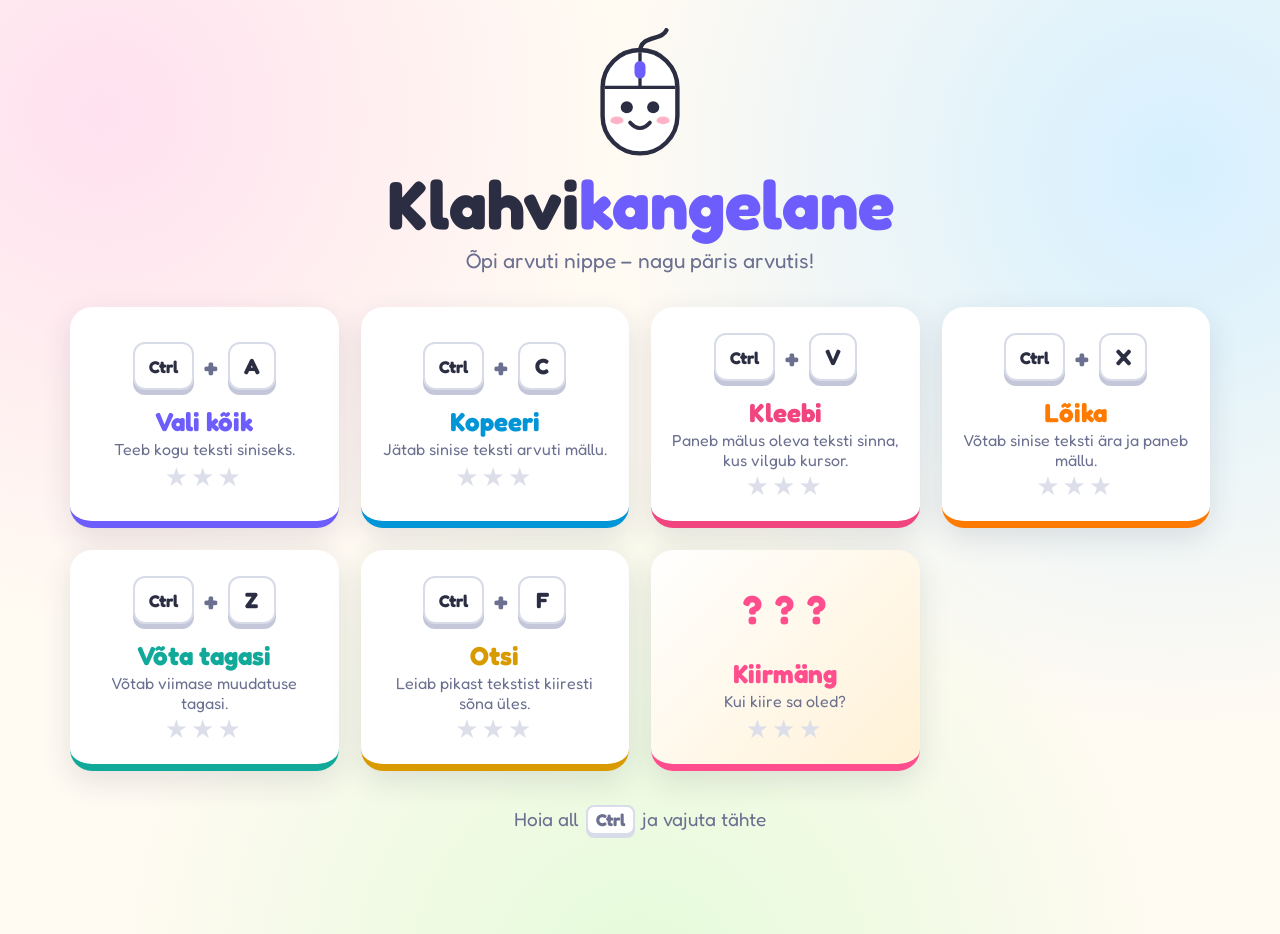
<file: proov/ctrl_game/html-versioon/index.html>
<!DOCTYPE html>
<html lang="et">
<head>
  <meta charset="UTF-8">
  <meta name="viewport" content="width=device-width, initial-scale=1.0">
  <title>Klaviatuur ⌨️</title>
  <link rel="stylesheet" href="style.css">
</head>
<body>
  <div id="app" class="app"></div>
  <div class="echo" id="echo"></div>
  <script src="app.js"></script>
</body>
</html>
</file>
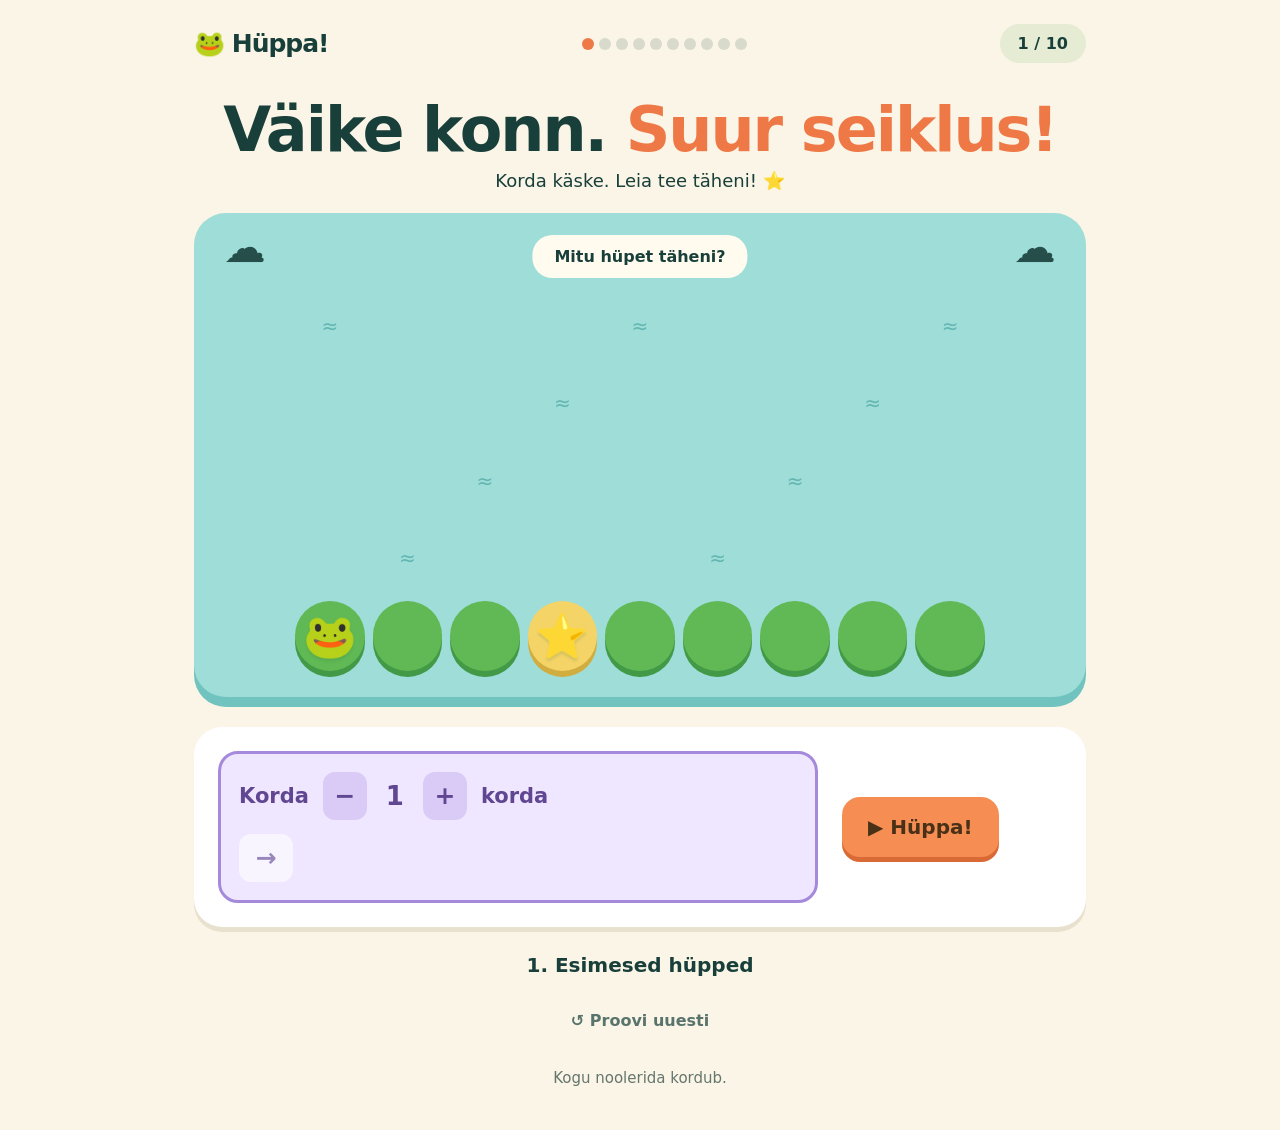
<file: loopimine/kordused.html>
<!doctype html><html lang="et"><head><meta charset="utf-8"><meta name="viewport" content="width=device-width,initial-scale=1"><title>Hüppa! · Korduse mäng</title><style>
*{box-sizing:border-box}body{margin:0;background:#faf5e6;color:#193f3b;font-family:'Trebuchet MS',system-ui,sans-serif}button,input{font:inherit}button{cursor:pointer;border:0;min-height:48px;font-weight:800}button:focus-visible,input:focus-visible{outline:4px solid #ed8c34;outline-offset:4px}button:disabled{opacity:.6;cursor:default}main{max-width:940px;margin:auto;padding:24px}header{display:flex;align-items:center;justify-content:space-between}.logo{font-size:25px;font-weight:900;letter-spacing:-1px}.badge{background:#e6ecd3;border-radius:30px;padding:10px 18px;font-weight:800}h1{text-align:center;font-size:clamp(36px,7vw,62px);margin:30px 0 4px;letter-spacing:-2px}h1 span{color:#ee7946}.sub{text-align:center;font-size:18px;margin:0 0 22px}.pond{position:relative;background:#9eddd8;border-radius:32px;padding:90px 30px 40px;overflow:hidden;box-shadow:0 10px 0 #70c3be}.cloud{position:absolute;top:10px;font-size:42px;opacity:.9}.cloud.a{left:30px}.cloud.b{right:30px}.bubble{position:absolute;top:22px;left:50%;transform:translateX(-50%);background:#fffcef;padding:12px 22px;border-radius:20px;white-space:nowrap;font-weight:bold}.path{display:grid;grid-template-columns:repeat(9,minmax(0,1fr));gap:8px;position:relative}.lily{position:relative;aspect-ratio:1;border-radius:50%;background:#60b954;box-shadow:0 6px 0 #429946;display:grid;place-items:center}.lily:after{content:'';position:absolute;right:-1px;top:0;border-top:14px solid #9eddd8;border-left:14px solid transparent}.lily.past{background:#88c976}.lily.target{background:#f4d367;box-shadow:0 6px 0 #d1ad3f}.actor{font-size:clamp(26px,5vw,46px);z-index:1;filter:drop-shadow(0 3px 1px #326b4425)}.hop{animation:hop .44s ease-out}.spark{animation:spark .65s ease-in-out infinite alternate}.numbers{display:grid;grid-template-columns:repeat(9,1fr);gap:8px;text-align:center;font-weight:800;color:#246b66;font-size:12px;margin-top:16px}.deck{background:white;border-radius:28px;padding:24px;margin:30px 0 0;display:flex;align-items:center;gap:24px;box-shadow:0 5px 0 #e8e1ce}.program{flex:1;background:#eee7ff;border:3px solid #a58adb;border-radius:20px;padding:18px;display:flex;align-items:center;gap:14px;flex-wrap:wrap}.word{font-size:21px;font-weight:800;color:#614791}.picker{display:flex;align-items:center;gap:8px}.picker button{width:44px;border-radius:12px;background:#d9cbf5;color:#614791;font-size:25px}.picker input{width:40px;border:0;background:transparent;text-align:center;font-size:26px;font-weight:900;color:#614791;appearance:textfield}.picker input::-webkit-inner-spin-button{appearance:none}.command{background:white;border-radius:12px;padding:12px;font-size:24px;white-space:nowrap}.go{background:#f68d52;border-radius:18px;color:#493118;box-shadow:0 5px 0 #d96935;padding:18px 26px;font-size:20px}.go:hover:not(:disabled){background:#ffa365;transform:translateY(-2px)}.feedback{text-align:center;min-height:34px;font-weight:800;font-size:20px;margin:26px 0 10px}.bottom{display:flex;justify-content:center;gap:12px}.reset{background:transparent;color:#59746c;border-radius:14px;padding:12px 18px}.next{background:#265f51;color:white;border-radius:16px;padding:14px 24px}.lesson{text-align:center;font-size:15px;color:#65766e;margin-top:24px}.dots{display:flex;gap:7px}.dot{width:12px;height:12px;border-radius:50%;background:#d8dacb}.dot.active{background:#ee7946}.dot.done{background:#56a67a}.confetti{position:fixed;pointer-events:none;font-size:28px;top:-40px;z-index:5;animation:fall 1.8s ease-in forwards}[hidden]{display:none!important}@keyframes hop{0%,100%{transform:translateY(0)}50%{transform:translateY(-35px) rotate(-10deg)}}@keyframes spark{to{transform:scale(1.2) rotate(12deg)}}@keyframes fall{to{transform:translateY(110vh) rotate(260deg)}}@media(max-width:650px){main{padding:18px 12px}.pond{padding:85px 12px 30px}.path,.numbers{gap:4px}.deck{flex-direction:column;padding:18px;gap:16px}.program{justify-content:center;width:100%;gap:10px;padding:14px}.go{width:100%}.bubble{font-size:15px;padding:12px 15px}.cloud{font-size:27px;top:6px}.cloud.a{left:10px}.cloud.b{right:10px}.lily:after{border-top-width:9px;border-left-width:9px}.badge{padding:8px 12px;font-size:14px}h1{margin-top:25px}.feedback{font-size:18px}.sub{font-size:16px}.word{font-size:18px}}@media(prefers-reduced-motion:reduce){*,*:before,*:after{animation:none!important;transition:none!important}}

.path{grid-template-columns:repeat(9,minmax(0,1fr));grid-template-rows:repeat(5,1fr);gap:8px;max-width:690px;margin:auto}.pond{padding:78px 30px 26px}.lily{min-width:0}.water{aspect-ratio:1;display:grid;place-items:center;color:#62b5b0;font-size:20px}.actor{font-size:clamp(23px,4.6vw,43px)}.command{width:100%;display:flex;flex-wrap:wrap;gap:9px;background:transparent;padding:0}.cmd{background:white;color:#614791;font-size:25px;border-radius:12px;min-width:54px;min-height:48px;position:relative}.cmd.active{background:#ffca85;color:#493118;box-shadow:0 0 0 3px #ed8c34}.cmd small{display:block;font-size:10px;font-weight:normal}.program{max-width:600px}.deck{align-items:center}.lesson{min-height:22px}.start-mark{position:absolute;bottom:1px;font-size:9px;color:#234b2a}.bubble{max-width:80%;white-space:normal;text-align:center}.dots{gap:5px}@media(max-width:650px){.path{gap:5px}.pond{padding:80px 9px 20px}.water{font-size:13px}.lily:after{border-top-width:7px;border-left-width:7px}.actor{font-size:clamp(20px,6vw,36px)}.cmd{min-width:48px}.logo{font-size:22px}.start-mark{font-size:7px}.bubble{font-size:14px}.program{justify-content:flex-start}.command{justify-content:center}}
@media(max-width:650px){.dots{display:grid;grid-template-columns:repeat(5,10px);gap:5px}.dot{width:10px;height:10px}}
</style></head><body><main><header><div class="logo">🐸 Hüppa!</div><div class="dots" aria-label="Edenemine"><span class="dot"></span><span class="dot"></span><span class="dot"></span><span class="dot"></span><span class="dot"></span><span class="dot active"></span><span class="dot"></span><span class="dot"></span><span class="dot"></span><span class="dot"></span></div><div class="badge" id="level">1 / 10</div></header><h1>Väike konn. <span>Suur seiklus!</span></h1><p class="sub">Korda käske. Leia tee täheni! ⭐</p><section class="pond" aria-label="Mänguväli"><span class="cloud a" aria-hidden="true">☁️</span><span class="cloud b" aria-hidden="true">☁️</span><div class="bubble" id="bubble">Mitu hüpet täheni?</div><div class="path" id="path" role="img"></div></section><section class="deck" aria-label="Sinu programm"><div class="program"><label class="word" for="count">Korda</label><div class="picker"><button id="minus" aria-label="Vähenda korduste arvu">−</button><input id="count" type="number" min="1" max="8" value="1" aria-label="Korduste arv"><button id="plus" aria-label="Suurenda korduste arvu">+</button></div><span class="word">korda</span><div class="command" id="command" aria-label="Korduse käsud"></div></div><button class="go" id="run">▶ Hüppa!</button></section><div class="feedback" id="feedback" role="status" aria-live="polite">👆 Sina juhid konna!</div><div class="bottom"><button class="reset" id="reset">↺ Proovi uuesti</button><button class="next" id="next" hidden>Edasi →</button></div><p class="lesson" id="lesson">Kordus = sama tegevus mitu korda.</p></main><script>
'use strict';
const $=id=>document.getElementById(id);
const dirs=[{icon:'→',dx:1,dy:0,name:'paremale'},{icon:'↓',dx:0,dy:1,name:'alla'},{icon:'←',dx:-1,dy:0,name:'vasakule'},{icon:'↑',dx:0,dy:-1,name:'üles'}];
const missions=[
 {start:[0,4],solution:[0],answer:3,initial:[0],editable:false,title:'1. Esimesed hüpped',hint:'Mitu hüpet täheni?',extra:[[4,4],[5,4],[6,4],[7,4],[8,4]]},
 {start:[0,4],solution:[0,3],answer:3,initial:[0,3],editable:false,title:'2. Trepp',hint:'Korda: paremale → üles ↑',extra:[[4,1],[4,0]]},
 {start:[0,4],solution:[0,0,3],answer:2,initial:[0,0,3],editable:false,title:'3. Pikad astmed',hint:'Ühes korduses on 3 hüpet!',extra:[[5,2],[6,2],[6,1]]},
 {start:[0,0],solution:[0,1],answer:3,initial:[0,0],editable:true,title:'4. Vali suunad',hint:'Puuduta nooli ja vali suunad!',extra:[[2,0],[3,0],[1,2]]},
 {start:[0,3],solution:[0,3,0,1],answer:2,initial:[0,0,0,0],editable:true,title:'5. Siksak',hint:'Leia korduv muster! Muuda nooli.',extra:[[0,2],[0,1],[1,1],[2,1],[3,1],[4,1],[5,3]]},
 {start:[8,3],solution:[2,3,2,1],answer:3,initial:[0,0,0,0],editable:true,title:'6. Tagurpidi siksak',hint:'Seekord ootab täht vasakul!',extra:[[8,2],[8,1],[7,1],[6,1],[1,3]]},
 {start:[0,4],solution:[0,3,3,0,1],answer:3,initial:[0,0,0,0,0],editable:true,title:'7. Kõrged künkad',hint:'Leia viie hüppe muster!',extra:[[0,3],[0,2],[3,4],[7,1],[7,0]]},
 {start:[8,0],solution:[2,1,1,2,3,3],answer:3,initial:[0,0,0,0,0,0],editable:true,title:'8. Sügavad orud',hint:'Alla, ümber ja tagasi üles!',extra:[[8,1],[8,2],[5,3],[3,3],[1,0]]},
 {start:[0,4],solution:[0,3,0,1,0,3,3],answer:2,initial:[0,0,0,0,0,0,0],editable:true,title:'9. Mäetipp',hint:'Siksak viib aina kõrgemale!',extra:[[0,3],[2,2],[3,4],[5,4],[7,0],[8,0]]},
 {start:[0,3],solution:[0,3,0,1,0,3,0,1],answer:2,initial:[0,0,0,0,0,0,0,0],editable:true,title:'10. Suur finaal',hint:'Kaheksa noolt. Üks korduv seiklus!',extra:[[0,2],[0,1],[2,1],[4,1],[6,1],[8,1],[8,4]]}
];
function key(x,y){return x+','+y}
function layout(m){let [x,y]=m.start;const cells=new Set([key(x,y)]);for(let i=0;i<m.answer;i++)for(const d of m.solution){x+=dirs[d].dx;y+=dirs[d].dy;cells.add(key(x,y))}for(const [a,b] of m.extra)cells.add(key(a,b));return {cells,goal:[x,y]}}
let level=0,pos=[0,4],program=[],visited=new Set(),busy=false,token=0,completed=0,hops=0;
const reduced=matchMedia('(prefers-reduced-motion: reduce)').matches;
function readCount(){const n=Number($('count').value);return Number.isInteger(n)&&n>=1&&n<=8?n:null}
function lock(b){busy=b;['run','count','plus','minus'].forEach(id=>$(id).disabled=b);document.querySelectorAll('.cmd').forEach(btn=>btn.disabled=b||!missions[level].editable)}
function draw(hop=false){const m=missions[level],map=layout(m);$('path').replaceChildren();for(let y=0;y<5;y++)for(let x=0;x<9;x++){const cell=document.createElement('div'),here=x===pos[0]&&y===pos[1],goal=x===map.goal[0]&&y===map.goal[1];cell.setAttribute('aria-hidden','true');if(map.cells.has(key(x,y))){cell.className='lily'+(visited.has(key(x,y))?' past':'')+(goal?' target':'');const actor=document.createElement('span');actor.className='actor'+(here&&hop?' hop':goal&&!here?' spark':'');actor.textContent=here?'🐸':goal?'⭐':'';cell.append(actor);if(x===m.start[0]&&y===m.start[1]&&!here){const label=document.createElement('span');label.className='start-mark';label.textContent='ALGUS';cell.append(label)}}else{cell.className='water';cell.textContent=(x+y)%4===0?'≈':''} $('path').append(cell)}$('path').setAttribute('aria-label',`Konn: veerg ${pos[0]+1}, rida ${pos[1]+1}. Täht: veerg ${map.goal[0]+1}, rida ${map.goal[1]+1}.`)}
function renderProgram(active=-1){$('command').replaceChildren();program.forEach((d,i)=>{const btn=document.createElement('button');btn.className='cmd'+(i===active?' active':'');btn.type='button';btn.textContent=dirs[d].icon;btn.setAttribute('aria-label',`Käsk ${i+1}: hüppa ${dirs[d].name}`);btn.disabled=busy||!missions[level].editable;if(missions[level].editable){const small=document.createElement('small');small.textContent='muuda';btn.append(small);btn.onclick=()=>{if(busy)return;program[i]=(program[i]+1)%4;invalidate();renderProgram()}}$('command').append(btn)})}
function invalidate(){$('next').hidden=true;$('feedback').textContent='Valmis? Hüppa! 🐸';$('lesson').textContent='Iga nool = üks hüpe.'}
function setup(){token++;busy=false;const m=missions[level];pos=[...m.start];visited=new Set();program=[...m.initial];completed=0;hops=0;$('count').value='1';$('level').textContent=`${level+1} / ${missions.length}`;$('bubble').textContent=m.hint;$('feedback').textContent=m.title;$('lesson').textContent=m.editable?'Puuduta noolt, et suunda muuta.':'Kogu noolerida kordub.';$('next').hidden=true;document.querySelectorAll('.dot').forEach((dot,i)=>dot.className='dot'+(i===level?' active':i<level?' done':''));renderProgram();lock(false);draw()}
function change(d){const n=readCount()??1;$('count').value=String(Math.max(1,Math.min(8,n+d)));invalidate()}
function celebrate(){if(reduced)return;for(let i=0;i<18;i++){const c=document.createElement('span');c.className='confetti';c.textContent=['⭐','🌸','✨'][i%3];c.style.left=Math.random()*100+'%';c.style.animationDelay=Math.random()*.35+'s';c.setAttribute('aria-hidden','true');document.body.append(c);setTimeout(()=>c.remove(),2500)}}
async function run(){if(busy)return;const n=readCount();if(n===null){$('feedback').textContent='Vali täisarv 1–8.';return}const m=missions[level],map=layout(m),commands=[...program],mine=++token;pos=[...m.start];visited=new Set();hops=0;completed=0;draw();lock(true);$('next').hidden=true;let blocked=false;
outer:for(let i=0;i<n;i++){for(let j=0;j<commands.length;j++){renderProgram(j);$('feedback').textContent=`Kordus ${i+1} / ${n} · hüpe ${j+1} / ${commands.length}`;await new Promise(r=>setTimeout(r,reduced?20:580));if(mine!==token)return;const d=dirs[commands[j]],x=pos[0]+d.dx,y=pos[1]+d.dy;if(!map.cells.has(key(x,y))){blocked=true;break outer}visited.add(key(...pos));pos=[x,y];hops++;draw(true)}completed++}
if(mine!==token)return;lock(false);renderProgram();const won=!blocked&&completed===n&&pos[0]===map.goal[0]&&pos[1]===map.goal[1];$('lesson').textContent=`Tehtud: ${hops} hüpet · ${completed} / ${n} tervet kordust.`;
if(won){celebrate();$('feedback').textContent=level===missions.length-1?'🏆 Korduste meister!':'⭐ Täht käes!';$('next').hidden=false;$('next').textContent=level===missions.length-1?'Mängi uuesti ↻':'Edasi →'}else if(blocked){$('feedback').textContent='💧 Siin on vesi! Muuda oma programmi.'}else{$('feedback').textContent='🐸 Täht jäi mujale! Proovi uuesti.'}}
$('minus').onclick=()=>change(-1);$('plus').onclick=()=>change(1);$('count').oninput=()=>{if(!busy)invalidate()};$('run').onclick=run;$('reset').onclick=setup;$('next').onclick=()=>{if(busy||$('next').hidden)return;level=(level+1)%missions.length;setup();$('run').focus()};setup();
</script></body></html>
</file>
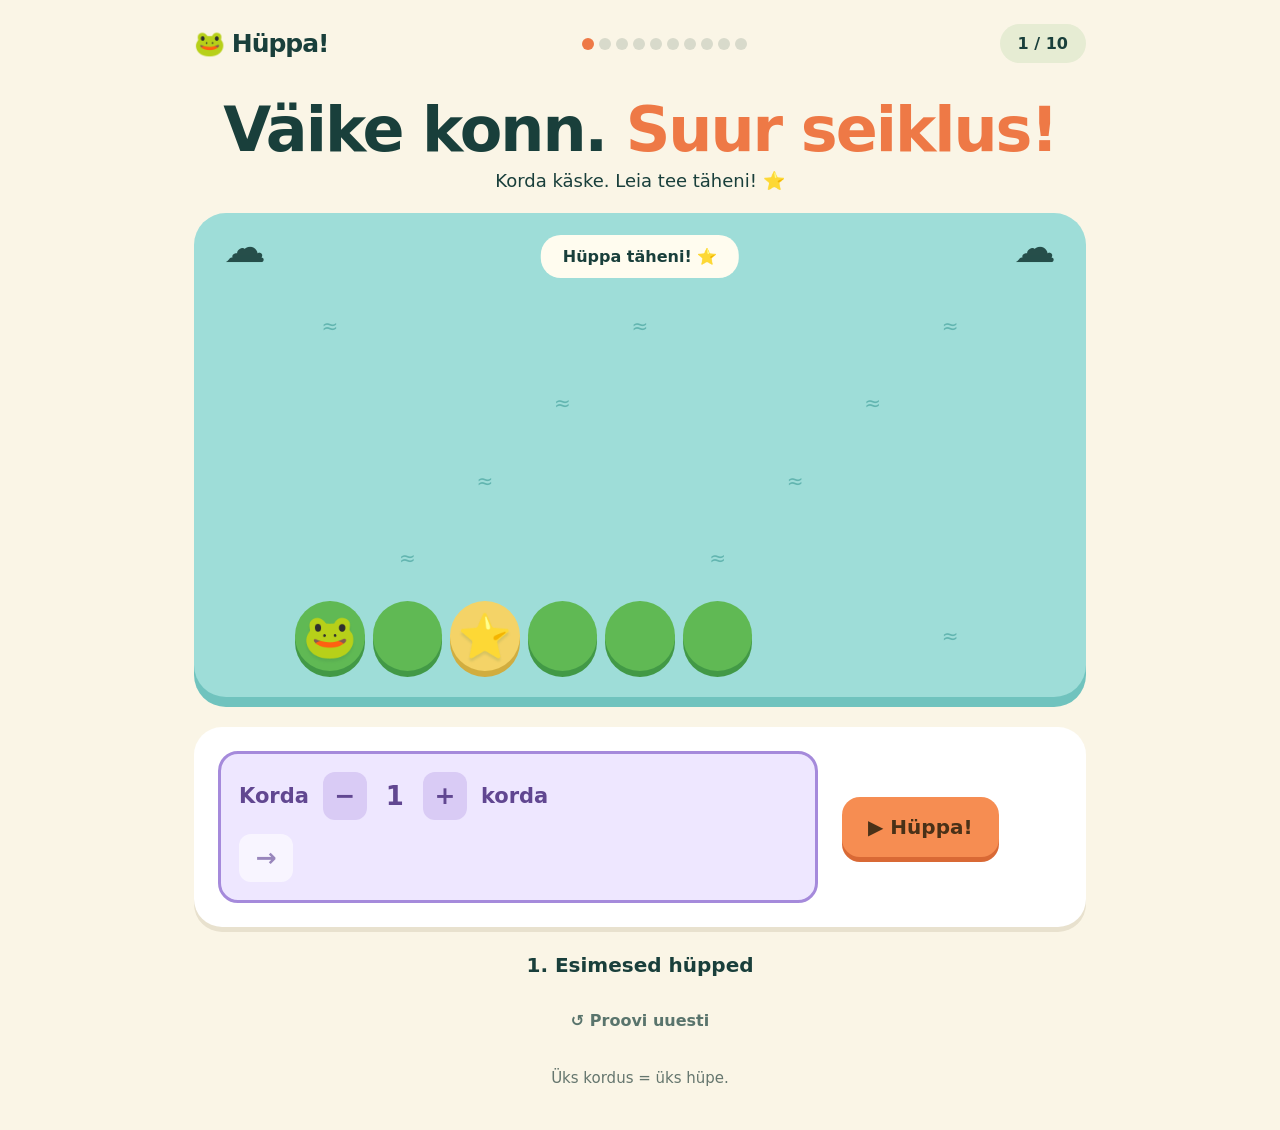
<file: loopimine/kordused_easym.html>
<!doctype html><html lang="et"><head><meta charset="utf-8"><meta name="viewport" content="width=device-width,initial-scale=1"><title>Hüppa! · Korduse mäng</title><style>
*{box-sizing:border-box}body{margin:0;background:#faf5e6;color:#193f3b;font-family:'Trebuchet MS',system-ui,sans-serif}button,input{font:inherit}button{cursor:pointer;border:0;min-height:48px;font-weight:800}button:focus-visible,input:focus-visible{outline:4px solid #ed8c34;outline-offset:4px}button:disabled{opacity:.6;cursor:default}main{max-width:940px;margin:auto;padding:24px}header{display:flex;align-items:center;justify-content:space-between}.logo{font-size:25px;font-weight:900;letter-spacing:-1px}.badge{background:#e6ecd3;border-radius:30px;padding:10px 18px;font-weight:800}h1{text-align:center;font-size:clamp(36px,7vw,62px);margin:30px 0 4px;letter-spacing:-2px}h1 span{color:#ee7946}.sub{text-align:center;font-size:18px;margin:0 0 22px}.pond{position:relative;background:#9eddd8;border-radius:32px;padding:90px 30px 40px;overflow:hidden;box-shadow:0 10px 0 #70c3be}.cloud{position:absolute;top:10px;font-size:42px;opacity:.9}.cloud.a{left:30px}.cloud.b{right:30px}.bubble{position:absolute;top:22px;left:50%;transform:translateX(-50%);background:#fffcef;padding:12px 22px;border-radius:20px;white-space:nowrap;font-weight:bold}.path{display:grid;grid-template-columns:repeat(9,minmax(0,1fr));gap:8px;position:relative}.lily{position:relative;aspect-ratio:1;border-radius:50%;background:#60b954;box-shadow:0 6px 0 #429946;display:grid;place-items:center}.lily:after{content:'';position:absolute;right:-1px;top:0;border-top:14px solid #9eddd8;border-left:14px solid transparent}.lily.past{background:#88c976}.lily.target{background:#f4d367;box-shadow:0 6px 0 #d1ad3f}.actor{font-size:clamp(26px,5vw,46px);z-index:1;filter:drop-shadow(0 3px 1px #326b4425)}.hop{animation:hop .44s ease-out}.spark{animation:spark .65s ease-in-out infinite alternate}.numbers{display:grid;grid-template-columns:repeat(9,1fr);gap:8px;text-align:center;font-weight:800;color:#246b66;font-size:12px;margin-top:16px}.deck{background:white;border-radius:28px;padding:24px;margin:30px 0 0;display:flex;align-items:center;gap:24px;box-shadow:0 5px 0 #e8e1ce}.program{flex:1;background:#eee7ff;border:3px solid #a58adb;border-radius:20px;padding:18px;display:flex;align-items:center;gap:14px;flex-wrap:wrap}.word{font-size:21px;font-weight:800;color:#614791}.picker{display:flex;align-items:center;gap:8px}.picker button{width:44px;border-radius:12px;background:#d9cbf5;color:#614791;font-size:25px}.picker input{width:40px;border:0;background:transparent;text-align:center;font-size:26px;font-weight:900;color:#614791;appearance:textfield}.picker input::-webkit-inner-spin-button{appearance:none}.command{background:white;border-radius:12px;padding:12px;font-size:24px;white-space:nowrap}.go{background:#f68d52;border-radius:18px;color:#493118;box-shadow:0 5px 0 #d96935;padding:18px 26px;font-size:20px}.go:hover:not(:disabled){background:#ffa365;transform:translateY(-2px)}.feedback{text-align:center;min-height:34px;font-weight:800;font-size:20px;margin:26px 0 10px}.bottom{display:flex;justify-content:center;gap:12px}.reset{background:transparent;color:#59746c;border-radius:14px;padding:12px 18px}.next{background:#265f51;color:white;border-radius:16px;padding:14px 24px}.lesson{text-align:center;font-size:15px;color:#65766e;margin-top:24px}.dots{display:flex;gap:7px}.dot{width:12px;height:12px;border-radius:50%;background:#d8dacb}.dot.active{background:#ee7946}.dot.done{background:#56a67a}.confetti{position:fixed;pointer-events:none;font-size:28px;top:-40px;z-index:5;animation:fall 1.8s ease-in forwards}[hidden]{display:none!important}@keyframes hop{0%,100%{transform:translateY(0)}50%{transform:translateY(-35px) rotate(-10deg)}}@keyframes spark{to{transform:scale(1.2) rotate(12deg)}}@keyframes fall{to{transform:translateY(110vh) rotate(260deg)}}@media(max-width:650px){main{padding:18px 12px}.pond{padding:85px 12px 30px}.path,.numbers{gap:4px}.deck{flex-direction:column;padding:18px;gap:16px}.program{justify-content:center;width:100%;gap:10px;padding:14px}.go{width:100%}.bubble{font-size:15px;padding:12px 15px}.cloud{font-size:27px;top:6px}.cloud.a{left:10px}.cloud.b{right:10px}.lily:after{border-top-width:9px;border-left-width:9px}.badge{padding:8px 12px;font-size:14px}h1{margin-top:25px}.feedback{font-size:18px}.sub{font-size:16px}.word{font-size:18px}}@media(prefers-reduced-motion:reduce){*,*:before,*:after{animation:none!important;transition:none!important}}

.path{grid-template-columns:repeat(9,minmax(0,1fr));grid-template-rows:repeat(5,1fr);gap:8px;max-width:690px;margin:auto}.pond{padding:78px 30px 26px}.lily{min-width:0}.water{aspect-ratio:1;display:grid;place-items:center;color:#62b5b0;font-size:20px}.actor{font-size:clamp(23px,4.6vw,43px)}.command{width:100%;display:flex;flex-wrap:wrap;gap:9px;background:transparent;padding:0}.cmd{background:white;color:#614791;font-size:25px;border-radius:12px;min-width:54px;min-height:48px;position:relative}.cmd.active{background:#ffca85;color:#493118;box-shadow:0 0 0 3px #ed8c34}.cmd small{display:block;font-size:10px;font-weight:normal}.program{max-width:600px}.deck{align-items:center}.lesson{min-height:22px}.start-mark{position:absolute;bottom:1px;font-size:9px;color:#234b2a}.bubble{max-width:80%;white-space:normal;text-align:center}.dots{gap:5px}@media(max-width:650px){.path{gap:5px}.pond{padding:80px 9px 20px}.water{font-size:13px}.lily:after{border-top-width:7px;border-left-width:7px}.actor{font-size:clamp(20px,6vw,36px)}.cmd{min-width:48px}.logo{font-size:22px}.start-mark{font-size:7px}.bubble{font-size:14px}.program{justify-content:flex-start}.command{justify-content:center}}
@media(max-width:650px){.dots{display:grid;grid-template-columns:repeat(5,10px);gap:5px}.dot{width:10px;height:10px}}
</style></head><body><main><header><div class="logo">🐸 Hüppa!</div><div class="dots" aria-label="Edenemine"><span class="dot"></span><span class="dot"></span><span class="dot"></span><span class="dot"></span><span class="dot"></span><span class="dot active"></span><span class="dot"></span><span class="dot"></span><span class="dot"></span><span class="dot"></span></div><div class="badge" id="level">1 / 10</div></header><h1>Väike konn. <span>Suur seiklus!</span></h1><p class="sub">Korda käske. Leia tee täheni! ⭐</p><section class="pond" aria-label="Mänguväli"><span class="cloud a" aria-hidden="true">☁️</span><span class="cloud b" aria-hidden="true">☁️</span><div class="bubble" id="bubble">Mitu hüpet täheni?</div><div class="path" id="path" role="img"></div></section><section class="deck" aria-label="Sinu programm"><div class="program"><label class="word" for="count">Korda</label><div class="picker"><button id="minus" aria-label="Vähenda korduste arvu">−</button><input id="count" type="number" min="1" max="8" value="1" aria-label="Korduste arv"><button id="plus" aria-label="Suurenda korduste arvu">+</button></div><span class="word">korda</span><div class="command" id="command" aria-label="Korduse käsud"></div></div><button class="go" id="run">▶ Hüppa!</button></section><div class="feedback" id="feedback" role="status" aria-live="polite">👆 Sina juhid konna!</div><div class="bottom"><button class="reset" id="reset">↺ Proovi uuesti</button><button class="next" id="next" hidden>Edasi →</button></div><p class="lesson" id="lesson">Kordus = sama tegevus mitu korda.</p></main><script>
'use strict';
const $=id=>document.getElementById(id);
const dirs=[{icon:'→',dx:1,dy:0,name:'paremale'},{icon:'↓',dx:0,dy:1,name:'alla'},{icon:'←',dx:-1,dy:0,name:'vasakule'},{icon:'↑',dx:0,dy:-1,name:'üles'}];
const missions=[
 {start:[0,4],solution:[0],answer:2,initial:[0],editable:false,title:'1. Esimesed hüpped',hint:'Hüppa täheni! ⭐',extra:[[3,4],[4,4],[5,4]]},
 {start:[0,3],solution:[0],answer:3,initial:[0],editable:false,title:'2. Veel üks hüpe',hint:'Mitu hüpet täheni?',extra:[[4,3],[5,3],[6,3]]},
 {start:[0,2],solution:[0],answer:4,initial:[0],editable:false,title:'3. Pikem hüpperada',hint:'Sama käsk, natuke pikem tee!',extra:[[5,2],[6,2],[7,2]]},
 {start:[3,4],solution:[3],answer:2,initial:[3],editable:false,title:'4. Hüppame üles',hint:'Nüüd hüppab konn üles! ↑',extra:[[3,1],[3,0]]},
 {start:[6,2],solution:[2],answer:3,initial:[2],editable:false,title:'5. Teisele poole',hint:'Nüüd hüppame vasakule! ←',extra:[[2,2],[1,2],[0,2]]},
 {start:[0,4],solution:[0,3],answer:2,initial:[0,3],editable:false,title:'6. Väike trepp',hint:'Korda kahte noolt: → ↑',extra:[[3,2],[3,1]]},
 {start:[0,4],solution:[0,3],answer:3,initial:[0,3],editable:false,title:'7. Tuttav trepp',hint:'Sama muster, üks aste juurde!',extra:[[4,1],[4,0]]},
 {start:[0,0],solution:[0,1],answer:2,initial:[0,3],editable:true,title:'8. Muuda üht noolt',hint:'Esimene nool sobib. Muuda teist!',extra:[[3,2],[3,3]]},
 {start:[0,0],solution:[0,1],answer:3,initial:[0,1],editable:false,title:'9. Trepist alla',hint:'Korda tuttavat mustrit: → ↓',extra:[[4,3],[4,4]]},
 {start:[0,4],solution:[0,0,3],answer:2,initial:[0,0,3],editable:false,title:'10. Väike finaal',hint:'Kaks hüpet paremale, üks üles! → → ↑',extra:[[5,2],[6,2],[6,1]]}
];
function key(x,y){return x+','+y}
function layout(m){let [x,y]=m.start;const cells=new Set([key(x,y)]);for(let i=0;i<m.answer;i++)for(const d of m.solution){x+=dirs[d].dx;y+=dirs[d].dy;cells.add(key(x,y))}for(const [a,b] of m.extra)cells.add(key(a,b));return {cells,goal:[x,y]}}
let level=0,pos=[0,4],program=[],visited=new Set(),busy=false,token=0,completed=0,hops=0;
const reduced=matchMedia('(prefers-reduced-motion: reduce)').matches;
function readCount(){const n=Number($('count').value);return Number.isInteger(n)&&n>=1&&n<=8?n:null}
function lock(b){busy=b;['run','count','plus','minus'].forEach(id=>$(id).disabled=b);document.querySelectorAll('.cmd').forEach(btn=>btn.disabled=b||!missions[level].editable)}
function draw(hop=false){const m=missions[level],map=layout(m);$('path').replaceChildren();for(let y=0;y<5;y++)for(let x=0;x<9;x++){const cell=document.createElement('div'),here=x===pos[0]&&y===pos[1],goal=x===map.goal[0]&&y===map.goal[1];cell.setAttribute('aria-hidden','true');if(map.cells.has(key(x,y))){cell.className='lily'+(visited.has(key(x,y))?' past':'')+(goal?' target':'');const actor=document.createElement('span');actor.className='actor'+(here&&hop?' hop':goal&&!here?' spark':'');actor.textContent=here?'🐸':goal?'⭐':'';cell.append(actor);if(x===m.start[0]&&y===m.start[1]&&!here){const label=document.createElement('span');label.className='start-mark';label.textContent='ALGUS';cell.append(label)}}else{cell.className='water';cell.textContent=(x+y)%4===0?'≈':''} $('path').append(cell)}$('path').setAttribute('aria-label',`Konn: veerg ${pos[0]+1}, rida ${pos[1]+1}. Täht: veerg ${map.goal[0]+1}, rida ${map.goal[1]+1}.`)}
function renderProgram(active=-1){$('command').replaceChildren();program.forEach((d,i)=>{const btn=document.createElement('button');btn.className='cmd'+(i===active?' active':'');btn.type='button';btn.textContent=dirs[d].icon;btn.setAttribute('aria-label',`Käsk ${i+1}: hüppa ${dirs[d].name}`);btn.disabled=busy||!missions[level].editable;if(missions[level].editable){const small=document.createElement('small');small.textContent='muuda';btn.append(small);btn.onclick=()=>{if(busy)return;program[i]=(program[i]+1)%4;invalidate();renderProgram()}}$('command').append(btn)})}
function invalidate(){$('next').hidden=true;$('feedback').textContent='Valmis? Hüppa! 🐸';$('lesson').textContent='Iga nool = üks hüpe.'}
function setup(){token++;busy=false;const m=missions[level];pos=[...m.start];visited=new Set();program=[...m.initial];completed=0;hops=0;$('count').value='1';$('level').textContent=`${level+1} / ${missions.length}`;$('bubble').textContent=m.hint;$('feedback').textContent=m.title;$('lesson').textContent=m.editable?'Puuduta teist noolt, et suunda muuta.':program.length===1?'Üks kordus = üks hüpe.':'Kogu noolerida kordub.';$('next').hidden=true;document.querySelectorAll('.dot').forEach((dot,i)=>dot.className='dot'+(i===level?' active':i<level?' done':''));renderProgram();lock(false);draw()}
function change(d){const n=readCount()??1;$('count').value=String(Math.max(1,Math.min(8,n+d)));invalidate()}
function celebrate(){if(reduced)return;for(let i=0;i<18;i++){const c=document.createElement('span');c.className='confetti';c.textContent=['⭐','🌸','✨'][i%3];c.style.left=Math.random()*100+'%';c.style.animationDelay=Math.random()*.35+'s';c.setAttribute('aria-hidden','true');document.body.append(c);setTimeout(()=>c.remove(),2500)}}
async function run(){if(busy)return;const n=readCount();if(n===null){$('feedback').textContent='Vali täisarv 1–8.';return}const m=missions[level],map=layout(m),commands=[...program],mine=++token;pos=[...m.start];visited=new Set();hops=0;completed=0;draw();lock(true);$('next').hidden=true;let blocked=false;
outer:for(let i=0;i<n;i++){for(let j=0;j<commands.length;j++){renderProgram(j);$('feedback').textContent=`Kordus ${i+1} / ${n} · hüpe ${j+1} / ${commands.length}`;await new Promise(r=>setTimeout(r,reduced?20:580));if(mine!==token)return;const d=dirs[commands[j]],x=pos[0]+d.dx,y=pos[1]+d.dy;if(!map.cells.has(key(x,y))){blocked=true;break outer}visited.add(key(...pos));pos=[x,y];hops++;draw(true)}completed++}
if(mine!==token)return;lock(false);renderProgram();const won=!blocked&&completed===n&&pos[0]===map.goal[0]&&pos[1]===map.goal[1];$('lesson').textContent=`Tehtud: ${hops} hüpet · ${completed} / ${n} tervet kordust.`;
if(won){celebrate();$('feedback').textContent=level===missions.length-1?'🏆 Korduste meister!':'⭐ Täht käes!';$('next').hidden=false;$('next').textContent=level===missions.length-1?'Mängi uuesti ↻':'Edasi →'}else if(blocked){$('feedback').textContent='💧 Siin on vesi! Muuda oma programmi.'}else{$('feedback').textContent='🐸 Täht jäi mujale! Proovi uuesti.'}}
$('minus').onclick=()=>change(-1);$('plus').onclick=()=>change(1);$('count').oninput=()=>{if(!busy)invalidate()};$('run').onclick=run;$('reset').onclick=setup;$('next').onclick=()=>{if(busy||$('next').hidden)return;level=(level+1)%missions.length;setup();$('run').focus()};setup();
</script></body></html>
</file>
<file: proov/ctrl_game/html-versioon/style.css>
/* ===== Klahvikangelane – stiilid ===== */
@import url('https://fonts.googleapis.com/css2?family=Fredoka:wght@400;500;600;700&display=swap');

:root {
  --ink: #2b2d42;
  --soft: #6b7090;
  --line: #d8dbe8;
  --radius: 22px;
  --shadow: 0 10px 30px rgba(43, 45, 66, .12);
  --c: #6d5dfc;
  --blue: #2f6bff;
}

* { box-sizing: border-box; }
html, body { margin: 0; min-height: 100%; }
body {
  font-family: 'Fredoka', 'Trebuchet MS', system-ui, sans-serif;
  color: var(--ink);
  min-height: 100vh;
  background:
    radial-gradient(circle at 8% 12%, #ffe1ef 0, transparent 35%),
    radial-gradient(circle at 92% 18%, #d6f0ff 0, transparent 40%),
    radial-gradient(circle at 50% 105%, #e4fbd9 0, transparent 45%),
    #fffaf2;
}
button { font-family: inherit; cursor: pointer; border: none; color: inherit; }
.app { max-width: 1180px; margin: 0 auto; padding: 22px 20px 80px; }

/* ---------- Maskott (arvutihiir) ---------- */
.mascot { width: 70px; height: 84px; flex: none; }
.mascot .eyes { transform-origin: 50px 70px; animation: blink 4s infinite; }
.mascot.jump { animation: jump .6s; }
.mascot-big .mascot { width: 110px; height: 132px; animation: bob 2.6s ease-in-out infinite; }

/* ---------- Avaleht ---------- */
.home-head { text-align: center; margin: 6px 0 34px; }
.logo { font-size: clamp(40px, 7vw, 68px); font-weight: 700; margin: 6px 0 0; line-height: 1; }
.logo span { color: var(--c); }
.sub { font-size: 21px; color: var(--soft); margin: 10px 0 0; }

.cards { display: grid; grid-template-columns: repeat(auto-fill, minmax(230px, 1fr)); gap: 22px; }
.card {
  background: #fff; border-radius: var(--radius); padding: 26px 18px 20px;
  box-shadow: var(--shadow); text-align: center; border-bottom: 7px solid var(--c);
  transition: transform .2s;
}
.card:hover { transform: translateY(-6px) rotate(-1deg); }
.card:nth-child(even):hover { transform: translateY(-6px) rotate(1deg); }
.card h3 { margin: 16px 0 2px; font-size: 26px; color: var(--c); }
.card-what { color: var(--soft); font-size: 16px; min-height: 22px; }
.card .stars { margin-top: 10px; }
.card-speed { background: linear-gradient(135deg, #fff 0, #fff1d6 100%); }
.speed-ic { font-size: 40px; font-weight: 700; color: var(--c); height: 66px; display: flex; align-items: center; justify-content: center; letter-spacing: 2px; }
.foot { text-align: center; color: var(--soft); font-size: 19px; margin-top: 34px; }

.stars { font-size: 26px; letter-spacing: 3px; color: #dcdfea; }
.stars .on { color: #ffbe0b; }

/* ---------- Klahvid ---------- */
.combo { display: flex; align-items: center; justify-content: center; gap: 10px; }
.kc {
  display: inline-flex; align-items: center; justify-content: center;
  min-width: 66px; height: 66px; padding: 0 14px; border-radius: 14px;
  background: #fff; border: 2px solid var(--line); box-shadow: 0 6px 0 #c3c7d9;
  font-weight: 700; font-size: 30px;
  transition: transform .08s, box-shadow .08s, background .15s, color .15s;
}
.kc.mod { font-size: 22px; }
.kc.down { transform: translateY(5px); box-shadow: 0 1px 0 #c3c7d9; background: var(--c); color: #fff; border-color: transparent; }
.plus { font-size: 28px; font-weight: 700; color: var(--soft); }
.combo.small .kc { min-width: 48px; height: 48px; font-size: 22px; border-radius: 12px; box-shadow: 0 5px 0 #c3c7d9; }
.combo.small .kc.mod { font-size: 17px; }

.kbd-pair { white-space: nowrap; }
.kbd {
  display: inline-block; background: #fff; border: 2px solid var(--line); border-radius: 8px;
  padding: 0 8px; margin: 0 2px; box-shadow: 0 3px 0 var(--line); font-weight: 700; font-size: .9em; line-height: 1.5;
}

/* mini-klaviatuur */
.kb { display: inline-flex; flex-direction: column; gap: 5px; background: #eef0f7; padding: 10px; border-radius: 14px; margin-top: 16px; }
.kb-row { display: flex; gap: 5px; }
.kb-row:nth-child(2) { padding-left: 11px; }
.kb-row:nth-child(3) { padding-left: 25px; }
.k {
  width: 22px; height: 22px; border-radius: 6px; background: #fff; font-size: 11px; font-weight: 600;
  display: flex; align-items: center; justify-content: center; color: #a3a8bf; box-shadow: 0 2px 0 #cfd3e2;
  transition: transform .08s;
}
.k.hot { background: var(--c); color: #fff; box-shadow: 0 2px 0 rgba(0,0,0,.25); }
.k.wide { width: 40px; }
.k.space { width: 118px; }
.k.down { transform: translateY(2px); box-shadow: none; filter: brightness(.85); }
.kb-label { font-size: 15px; color: var(--soft); margin-top: 6px; }

/* ---------- Nupud ---------- */
.btn {
  background: #fff; border-radius: 999px; padding: 11px 20px; font-size: 18px; font-weight: 600;
  box-shadow: 0 4px 0 var(--line); transition: transform .08s, box-shadow .08s;
}
.btn:active { transform: translateY(3px); box-shadow: 0 1px 0 var(--line); }
.btn.primary { background: var(--c); color: #fff; box-shadow: 0 4px 0 rgba(0,0,0,.22); }

/* ---------- Õppetund ---------- */
.topbar { display: flex; align-items: center; gap: 14px; margin-bottom: 18px; }
.topbar .title { font-size: 24px; font-weight: 600; flex: 1; }
.topbar .stars { font-size: 32px; }

.lesson { display: grid; grid-template-columns: 290px 1fr; gap: 22px; align-items: start; }
@media (max-width: 900px) { .lesson { grid-template-columns: 1fr; } }

.side { background: #fff; border-radius: var(--radius); padding: 24px 18px; box-shadow: var(--shadow); text-align: center; border-top: 8px solid var(--c); }
.side h2 { margin: 18px 0 4px; font-size: 32px; color: var(--c); }
.what { margin: 0 0 6px; font-size: 18px; color: var(--soft); }
.demo-btn { margin-top: 18px; width: 100%; font-size: 19px; }

.talk { display: flex; align-items: center; gap: 16px; margin-bottom: 16px; min-height: 90px; }
.bubble {
  position: relative; flex: 1; background: #fff; border-radius: 20px; padding: 14px 20px;
  font-size: 21px; font-weight: 500; box-shadow: var(--shadow); line-height: 1.55; animation: pop .35s;
}
.bubble::before {
  content: ''; position: absolute; left: -11px; top: 50%; margin-top: -11px;
  border: 11px solid transparent; border-left: 0; border-right-color: #fff;
}
.bubble.ok { background: #dcfbe4; } .bubble.ok::before { border-right-color: #dcfbe4; }
.bubble.hint { background: #fff4cc; } .bubble.hint::before { border-right-color: #fff4cc; }
.bubble b { color: var(--c); }
.blue { background: var(--blue); color: #fff; border-radius: 4px; padding: 0 4px; }

/* ---------- „Arvuti töölaud“ ja aknad ---------- */
.desk {
  background: linear-gradient(135deg, #dde7ff 0, #efe4ff 100%);
  border-radius: var(--radius); padding: 22px; display: grid; gap: 20px;
  grid-template-columns: repeat(var(--n, 1), 1fr); position: relative;
}
@media (max-width: 700px) { .desk { grid-template-columns: 1fr; } }
.demo-on .desk { pointer-events: none; outline: 4px dashed color-mix(in srgb, var(--c) 50%, transparent); outline-offset: 4px; }

.win {
  background: #fff; border-radius: 12px; overflow: hidden; display: flex; flex-direction: column;
  box-shadow: 0 14px 30px rgba(30, 40, 90, .18); position: relative; transition: box-shadow .2s;
}
.win:focus-within { box-shadow: 0 0 0 3px var(--c), 0 14px 30px rgba(30, 40, 90, .18); }
.win-bar {
  display: flex; align-items: center; gap: 10px; padding: 9px 14px; background: #f1f3f9;
  border-bottom: 1px solid #e2e5ef; font-size: 15px; font-weight: 600; color: #555b77;
}
.dots { display: flex; gap: 6px; }
.dots i { width: 12px; height: 12px; border-radius: 50%; display: block; }
.dots i:nth-child(1) { background: #ff5f57; } .dots i:nth-child(2) { background: #febc2e; } .dots i:nth-child(3) { background: #28c840; }
.lock { margin-left: auto; font-size: 12px; color: #9aa0b8; font-weight: 500; }
.ta {
  border: none; outline: none; resize: none; padding: 16px 20px; flex: 1; min-height: 230px; width: 100%;
  font: 500 21px/1.6 'Fredoka', system-ui, sans-serif; color: #1f2235; background: #fff;
}
.ta[readonly] { background: #fbfbfe; }
.ta::selection { background: var(--blue); color: #fff; }
.win.pulse { animation: pulse .6s; }

.cat-walk { position: absolute; bottom: 14px; left: -70px; font-size: 54px; pointer-events: none; z-index: 3; animation: walk 1.7s linear forwards; }

/* mälu riba */
.clipbar {
  display: flex; align-items: center; gap: 12px; margin-top: 16px; background: #fff; border-radius: 16px;
  padding: 10px 16px; box-shadow: var(--shadow); border: 2px dashed var(--c);
}
.clip-lbl { font-weight: 600; color: var(--soft); white-space: nowrap; }
.clip-chip {
  background: color-mix(in srgb, var(--c) 14%, white); border-radius: 10px; padding: 4px 12px; font-weight: 600;
  max-width: 100%; overflow: hidden; text-overflow: ellipsis; white-space: nowrap; font-size: 19px;
}
.clip-chip.empty { background: #f2f3f8; color: #a8adc4; font-weight: 500; }
.clip-note { margin-left: auto; color: #a8adc4; font-size: 14px; white-space: nowrap; }

/* otsimine (dokument) */
.findbar {
  display: none; gap: 8px; align-items: center; padding: 8px 12px; background: #fff8e1;
  border-bottom: 2px solid var(--c); animation: slide .25s;
}
.findbar.open { display: flex; }
.find-in { flex: 1; min-width: 0; font: inherit; font-size: 19px; border: 2px solid #e8dcae; border-radius: 8px; padding: 4px 10px; outline: none; }
.find-in:focus { border-color: var(--c); }
.find-count { font-weight: 600; color: var(--soft); min-width: 48px; text-align: center; }
.fbtn { background: #fff; border: 2px solid #e8dcae; border-radius: 8px; width: 34px; height: 34px; font-size: 14px; }
.doc { height: 320px; overflow: auto; padding: 16px 24px; font-size: 20px; line-height: 1.7; position: relative; }
.doc p { margin: 0 0 12px; }
mark { background: #ffe066; border-radius: 4px; padding: 0 2px; }
mark.cur { background: #ff9f1c; color: #fff; }

.quiz { display: flex; gap: 12px; flex-wrap: wrap; align-items: center; justify-content: center; margin-top: 18px; }
.ans { font-size: 21px; padding: 12px 26px; }

/* ---------- Kiirmäng ---------- */
.speed { max-width: 560px; margin: 10px auto 0; text-align: center; }
.bar { height: 16px; background: #eceef6; border-radius: 999px; overflow: hidden; }
.bar div { height: 100%; background: linear-gradient(90deg, #6d5dfc, #ff5d8f); border-radius: 999px; transition: width .3s; }
.prompt { background: #fff; border-radius: 28px; box-shadow: var(--shadow); padding: 46px 20px 30px; margin-top: 26px; border-bottom: 8px solid var(--c); }
.p-name { font-size: 56px; font-weight: 700; color: var(--c); }
.p-hint { min-height: 40px; margin-top: 14px; font-size: 22px; }
.p-q { color: var(--soft); font-size: 19px; margin-top: 16px; }

/* ---------- Võiduaken ---------- */
.overlay {
  position: fixed; inset: 0; background: rgba(43,45,66,.45); backdrop-filter: blur(3px);
  display: flex; align-items: center; justify-content: center; z-index: 50; padding: 20px;
}
.win-box { background: #fff; border-radius: 30px; padding: 30px 38px; text-align: center; animation: pop .45s; max-width: 460px; width: 100%; }
.win-box h2 { font-size: 46px; margin: 4px 0 16px; color: var(--c); }
.win-box p { color: var(--soft); font-size: 19px; }
.win-box .stars { font-size: 52px; letter-spacing: 8px; }
.win-btns { display: flex; gap: 10px; justify-content: center; flex-wrap: wrap; margin-top: 18px; }

.confetti { position: fixed; top: -20px; width: 10px; height: 16px; z-index: 60; border-radius: 3px; pointer-events: none; animation: fall linear forwards; }

.echo {
  position: fixed; bottom: 22px; left: 50%; transform: translate(-50%, 20px); background: var(--ink); color: #fff;
  padding: 10px 22px; border-radius: 999px; font-size: 22px; font-weight: 600; opacity: 0; pointer-events: none;
  transition: opacity .2s, transform .2s; z-index: 45;
}
.echo.show { opacity: 1; transform: translate(-50%, 0); }

/* ---------- Animatsioonid ---------- */
.pop { animation: pop .4s both; }
.shake { animation: shake .4s; }
@keyframes bob { 0%,100% { transform: translateY(0) } 50% { transform: translateY(-8px) } }
@keyframes jump { 0%,100% { transform: translateY(0) rotate(0) } 40% { transform: translateY(-22px) rotate(-8deg) } 70% { transform: translateY(0) rotate(5deg) } }
@keyframes blink { 0%, 92%, 100% { transform: scaleY(1) } 95% { transform: scaleY(.1) } }
@keyframes pop { 0% { transform: scale(.5); opacity: 0 } 70% { transform: scale(1.08); opacity: 1 } 100% { transform: scale(1) } }
@keyframes shake { 0%,100% { transform: translateX(0) } 20%,60% { transform: translateX(-12px) } 40%,80% { transform: translateX(12px) } }
@keyframes slide { from { transform: translateY(-10px); opacity: 0 } to { transform: none; opacity: 1 } }
@keyframes pulse { 50% { transform: scale(1.02) } }
@keyframes walk { to { left: calc(100% + 20px) } }
@keyframes fall { to { transform: translateY(110vh) rotate(720deg); } }

@media (prefers-reduced-motion: reduce) { *, *::before, *::after { animation-duration: .01ms !important; transition-duration: .01ms !important; } }
</file>
